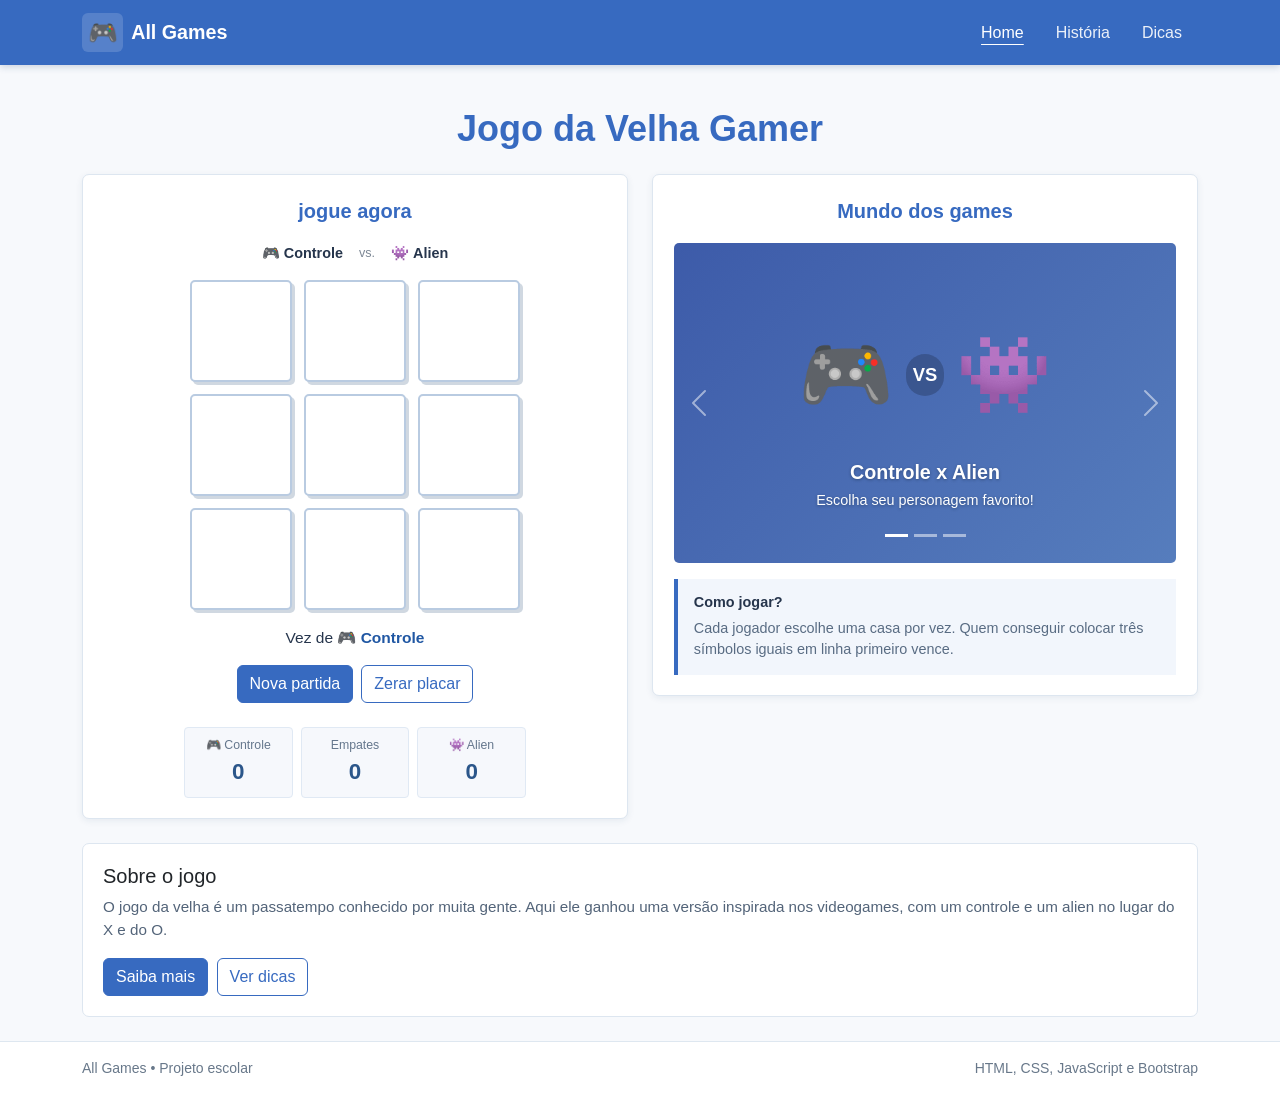
<file: jogo-da-velha-gamer/index.html>
<!doctype html>
<html lang="pt-BR">
<head>
  <meta charset="utf-8">
  <meta name="viewport" content="width=device-width, initial-scale=1">
  <meta name="theme-color" content="#376ac0">
  <meta name="description" content="Projeto de jogo da velha com tema de videogames, feito com HTML, CSS, JavaScript e Bootstrap.">
  <title>All Games | Jogo da Velha Gamer</title>
  <link href="https://cdn.jsdelivr.net/npm/bootstrap@5.3.3/dist/css/bootstrap.min.css" rel="stylesheet">
  <link href="css/mystyle.css" rel="stylesheet">
</head>
<body>
<header>
  <nav class="navbar navbar-expand-lg navbar-dark site-navbar fixed-top">
    <div class="container">
      <a class="navbar-brand d-flex align-items-center gap-2" href="index.html">
        <span class="brand-icon" aria-hidden="true">🎮</span><span>All Games</span>
      </a>
      <button class="navbar-toggler" type="button" data-bs-toggle="collapse" data-bs-target="#menu" aria-controls="menu" aria-expanded="false" aria-label="Abrir menu"><span class="navbar-toggler-icon"></span></button>
      <div class="collapse navbar-collapse" id="menu">
        <ul class="navbar-nav ms-auto">
          <li class="nav-item"><a class="nav-link active" href="index.html">Home</a></li>
          <li class="nav-item"><a class="nav-link " href="pages/historia.html">História</a></li>
          <li class="nav-item"><a class="nav-link " href="pages/dicas.html">Dicas</a></li>
        </ul>
      </div>
    </div>
  </nav>
</header>
<main class="container main-home">
  <div class="text-center page-intro mb-4">
    <h1>Jogo da Velha Gamer </h1>
  </div>
  <div class="row g-4 align-items-start">
    <section class="col-12 col-lg-6" aria-labelledby="game-title">
      <div class="simple-card h-100">
        <h2 class="section-title" id="game-title">jogue agora</h2>
        <div class="players d-flex justify-content-center align-items-center gap-3 mb-3" aria-label="Jogadores">
          <span>🎮 <b>Controle</b></span><small>vs.</small><span>👾 <b>Alien</b></span>
        </div>
        <div class="board" id="board" role="group" aria-label="Tabuleiro do jogo da velha">
              <button type="button" class="cell" data-index="0" aria-label="Linha 1, coluna 1, vazio"></button>
              <button type="button" class="cell" data-index="1" aria-label="Linha 1, coluna 2, vazio"></button>
              <button type="button" class="cell" data-index="2" aria-label="Linha 1, coluna 3, vazio"></button>
              <button type="button" class="cell" data-index="3" aria-label="Linha 2, coluna 1, vazio"></button>
              <button type="button" class="cell" data-index="4" aria-label="Linha 2, coluna 2, vazio"></button>
              <button type="button" class="cell" data-index="5" aria-label="Linha 2, coluna 3, vazio"></button>
              <button type="button" class="cell" data-index="6" aria-label="Linha 3, coluna 1, vazio"></button>
              <button type="button" class="cell" data-index="7" aria-label="Linha 3, coluna 2, vazio"></button>
              <button type="button" class="cell" data-index="8" aria-label="Linha 3, coluna 3, vazio"></button>
        </div>
        <p class="status text-center mt-3" id="status" role="status" aria-live="polite">Vez de <span class="team-name mark-x">🎮 Controle</span></p>
        <div class="d-flex justify-content-center flex-wrap gap-2 mt-3">
          <button class="btn btn-primary" type="button" id="reset-button">Nova partida</button>
          <button class="btn btn-outline-primary" type="button" id="reset-score">Zerar placar</button>
        </div>
        <div class="row scoreboard g-2 mt-3" aria-label="Placar">
          <div class="col-4"><div class="score-box"><small>🎮 Controle</small><strong id="score-x">0</strong></div></div>
          <div class="col-4"><div class="score-box"><small>Empates</small><strong id="score-draw">0</strong></div></div>
          <div class="col-4"><div class="score-box"><small>👾 Alien</small><strong id="score-o">0</strong></div></div>
        </div>
      </div>
    </section>

    <section class="col-12 col-lg-6" aria-labelledby="slide-title">
      <div class="simple-card h-100">
        <h2 class="section-title" id="slide-title">Mundo dos games</h2>
        <div id="slider" class="carousel slide" data-bs-ride="carousel" data-bs-interval="5500" aria-label="Imagens do tema de videogames">
          <div class="carousel-indicators">
            <button type="button" data-bs-target="#slider" data-bs-slide-to="0" class="active" aria-current="true" aria-label="Slide 1"></button>
            <button type="button" data-bs-target="#slider" data-bs-slide-to="1" aria-label="Slide 2"></button>
            <button type="button" data-bs-target="#slider" data-bs-slide-to="2" aria-label="Slide 3"></button>
          </div>
          <div class="carousel-inner">
            <div class="carousel-item active slide-one">
              <div class="slide-art" aria-hidden="true">🎮 <span class="vs">VS</span> 👾</div>
              <div class="carousel-caption"><h3>Controle x Alien</h3><p>Escolha seu personagem favorito!</p></div>
            </div>
            <div class="carousel-item slide-two">
              <div class="slide-art" aria-hidden="true">🎮 🎮 🎮</div>
              <div class="carousel-caption"><h3>Três em linha</h3><p>Vale na horizontal, vertical ou diagonal.</p></div>
            </div>
            <div class="carousel-item slide-three">
              <div class="slide-art" aria-hidden="true">🏆</div>
              <div class="carousel-caption"><h3>Quem vai ganhar?</h3><p>Pense bem antes de fazer sua jogada.</p></div>
            </div>
          </div>
          <button class="carousel-control-prev" type="button" data-bs-target="#slider" data-bs-slide="prev" aria-label="Slide anterior"><span class="carousel-control-prev-icon" aria-hidden="true"></span></button>
          <button class="carousel-control-next" type="button" data-bs-target="#slider" data-bs-slide="next" aria-label="Próximo slide"><span class="carousel-control-next-icon" aria-hidden="true"></span></button>
        </div>
        <div class="how-to mt-3"><b>Como jogar?</b><p class="mb-0 mt-1">Cada jogador escolhe uma casa por vez. Quem conseguir colocar três símbolos iguais em linha primeiro vence.</p></div>
      </div>
    </section>
  </div>
  <section class="card info-card my-4" aria-labelledby="about-title">
    <div class="card-body">
      <h2 class="h5 mb-2" id="about-title">Sobre o jogo</h2>
      <p>O jogo da velha é um passatempo conhecido por muita gente. Aqui ele ganhou uma versão inspirada nos videogames, com um controle e um alien no lugar do X e do O.</p>
      <a href="pages/historia.html" class="btn btn-primary">Saiba mais</a>
      <a href="pages/dicas.html" class="btn btn-outline-primary ms-1">Ver dicas</a>
    </div>
  </section>
</main>
<footer class="site-footer py-3 mt-auto">
  <div class="container d-flex justify-content-between flex-wrap gap-2">
    <small>All Games • Projeto escolar</small>
    <small>HTML, CSS, JavaScript e Bootstrap</small>
  </div>
</footer>
<script src="https://cdn.jsdelivr.net/npm/bootstrap@5.3.3/dist/js/bootstrap.bundle.min.js"></script>
<script src="js/myscript.js"></script>
</body>
</html>
</file>
<file: jogo-da-velha-gamer/css/mystyle.css>
/* Visual simples em Bootstrap: cores claras e tema de videogames. */
:root { --main: #376ac0; --main-dark: #24549c; --text: #26354c; --light: #f6f8fc; }
* { box-sizing: border-box; }
html { scroll-behavior: smooth; }
body { background: #f7f9fc; color: var(--text); font-family: Arial, Helvetica, sans-serif; min-height: 100vh; display: flex; flex-direction: column; }
main { flex: 1; }
.site-navbar { background: var(--main); box-shadow: 0 2px 7px #193c7033; }
.navbar-brand { font-weight: 700; font-size: 1.23rem; }
.brand-icon { font-size: 1.5rem; background: #ffffff28; border-radius: 6px; padding: .1rem .35rem; }
.site-navbar .nav-link { color: #fff !important; opacity: .9; padding: .65rem 1rem !important; }
.site-navbar .nav-link:hover,.site-navbar .nav-link.active { text-decoration: underline; text-underline-offset: .35rem; opacity: 1; }
.main-home { padding-top: 6.7rem; }
.page-intro h1 { color: var(--main); font-size: clamp(1.75rem, 3vw, 2.25rem); font-weight: 700; }
.page-intro p { color: #627185; margin-bottom: 0; font-size: .98rem; }
.simple-card { border: 1px solid #dde6f0; border-radius: 7px; background: #fff; padding: 1.3rem; box-shadow: 0 2px 7px #1a416314; }
.section-title { color: var(--main); text-align: center; font-size: 1.25rem; font-weight: 700; margin: .2rem 0 1.2rem; }
.players { font-size: .9rem; }
.players small { color: #7d8895; }
.board { display: grid; grid-template-columns: repeat(3, minmax(0,1fr)); gap: 12px; max-width: 330px; margin: 0 auto; }
.cell { width: 100%; aspect-ratio: 1; background: #fff; border: 2px solid #b9cbe1; border-radius: 5px; box-shadow: 3px 3px #d0d8e1; display: grid; place-items: center; font-family: 'Segoe UI Emoji', 'Apple Color Emoji', sans-serif; font-size: clamp(2.7rem, 6vw, 3.7rem); line-height: 1; cursor: pointer; transition: background .12s; }
.cell:not(:disabled):hover { background: #ebf3ff; }
.cell:focus-visible { outline: 3px solid #e8af35; outline-offset: 1px; }
.cell.x { background: #f0f6ff; }
.cell.o { background: #f5f2ff; }
.cell.winner { background: #d7f3df; border-color: #48a06b; }
.cell:disabled { opacity: 1; cursor: default; }
.status { font-size: .97rem; min-height: 1.45rem; }
.mark-x { color: #2057a3; font-weight: 700; }
.mark-o { color: #7953b5; font-weight: 700; }
.btn-primary { background: var(--main); border-color: var(--main); }
.btn-primary:hover { background: var(--main-dark); border-color: var(--main-dark); }
.btn-outline-primary { color: var(--main); border-color: var(--main); }
.btn-outline-primary:hover { background: var(--main); border-color: var(--main); }
.scoreboard { max-width: 350px; margin-left: auto; margin-right: auto; }
.score-box { background: var(--light); border: 1px solid #e0e9f4; text-align: center; padding: .5rem .2rem; border-radius: 4px; }
.score-box small { display: block; color: #65778d; font-size: .77rem; }
.score-box strong { display: block; color: #2b568a; font-size: 1.4rem; }
#slider { border-radius: 5px; overflow: hidden; }
#slider .carousel-item { height: 320px; }
.slide-one { background: linear-gradient(135deg,#3d5ba9,#567dbd); }
.slide-two { background: linear-gradient(135deg,#357ba6,#59a9b6); }
.slide-three { background: linear-gradient(135deg,#7156a9,#a77ac2); }
.slide-art { height: 100%; display: flex; justify-content: center; align-items: center; gap: 12px; padding-bottom: 3.5rem; font-size: clamp(3.4rem, 6vw, 4.8rem); }
.slide-art .vs { font-weight: 700; font-size: 1.15rem; color: #fff; background: #0003; border-radius: 30px; padding: .45rem; }
#slider .carousel-caption { bottom: 1.5rem; text-shadow: 0 1px 3px #182b4677; }
#slider .carousel-caption h3 { font-size: 1.23rem; font-weight: 700; margin-bottom: .3rem; }
#slider .carousel-caption p { margin-bottom: .45rem; font-size: .9rem; }
#slider .carousel-indicators [data-bs-target] { width: 23px; height: 3px; }
#slider .carousel-control-next, #slider .carousel-control-prev { width: 10%; }
.how-to { background: #f2f6fc; padding: .85rem 1rem; border-left: 4px solid var(--main); font-size: .9rem; }
.how-to p { color: #596c83; }
.info-card { border-color: #dde6f0; border-radius: 7px; }
.info-card .card-body { padding: 1.25rem; }
.info-card .card-body p { color: #536479; font-size: .95rem; }
.site-footer { border-top: 1px solid #dee7f0; color: #68788a; background: #fff; }
.inner-main { padding-top: 7.5rem; padding-bottom: 4rem; }
.content-card { background: #fff; padding: clamp(1.2rem, 4vw, 2rem); border: 1px solid #dce6f0; border-top: 4px solid var(--main); border-radius: 5px; }
.content-card h1 { font-size: clamp(1.6rem, 3vw, 2rem); color: var(--main); margin-bottom: 1.4rem; font-weight: 700; }
.content-card h2 { font-size: 1.2rem; color: var(--main-dark); font-weight: 700; margin: 1.3rem 0 .7rem; }
.content-card p { line-height: 1.75; font-size: .98rem; }
.tip-card { background: #f5f8fc; border: 1px solid #e1e9f2; border-radius: 4px; padding: 1rem; }
.tip-card h2 { margin-top: 0; font-size: 1rem; }
.tip-card p { margin-bottom: 0; color: #52647a; font-size: .92rem; }
@media(max-width:767.98px) { .main-home {padding-top: 5.8rem;} .inner-main {padding-top: 6rem;} .board {max-width: 325px; gap: 9px;} .simple-card {padding: 1rem;} #slider .carousel-item {height: 300px;} }
@media(max-width:360px) { .score-box small {font-size: .66rem;} .board {gap: 7px;} }
@media(prefers-reduced-motion:reduce) { * {scroll-behavior:auto !important; transition:none !important;} }
</file>
